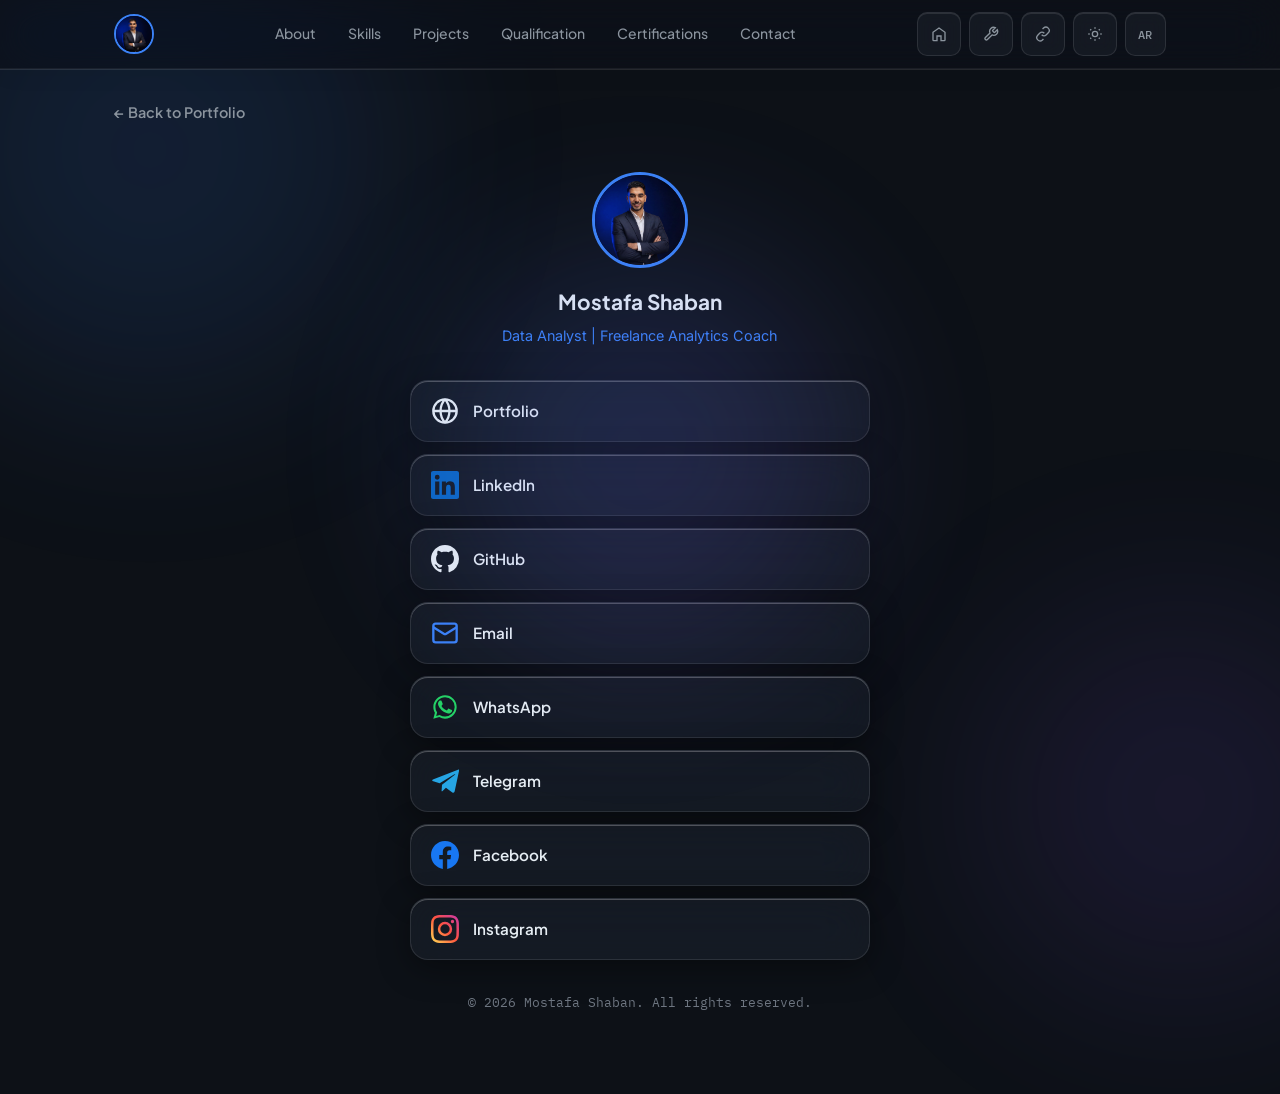
<file: links.html>
<!DOCTYPE html>
<html lang="en" dir="ltr" data-theme="dark">
<head>
  <meta charset="UTF-8" />
  <meta name="viewport" content="width=device-width, initial-scale=1.0" />
  <title>Mostafa Shaban — Links</title>
  <link rel="icon" href="assets/images/photo.jpg" type="image/jpeg" />
  <meta name="description" content="All links — Mostafa Shaban, Data Analyst." />
  <link rel="preconnect" href="https://fonts.googleapis.com" />
  <link rel="preconnect" href="https://fonts.gstatic.com" crossorigin />
  <link rel="stylesheet" href="css/style.css" />
  <link rel="stylesheet" href="css/glass.css" />
  <style>
    body { display: block; padding: 0; }
    .links-container-page { padding-top: 68px; }
    .links-page-wrapper { display: flex; justify-content: center; padding: 40px 20px 80px; }
    .links-page { max-width: 460px; width: 100%; text-align: center; }
    .svc-back {
      display: inline-flex; align-items: center; gap: 6px;
      font-family: 'Plus Jakarta Sans', sans-serif; font-size: 0.9rem; font-weight: 600;
      color: var(--text-secondary); text-decoration: none; margin: 32px 0 8px;
      transition: color 0.2s;
    }
    .svc-back:hover { color: var(--accent); }
    .links-photo {
      width: 96px; height: 96px; border-radius: 50%; object-fit: cover;
      margin: 0 auto 16px; display: block; border: 3px solid var(--accent);
    }
    .links-photo-placeholder {
      width: 96px; height: 96px; border-radius: 50%; margin: 0 auto 16px;
      background: var(--accent-gradient); display: flex; align-items: center; justify-content: center;
      font-family: 'Plus Jakarta Sans', sans-serif; font-weight: 700; font-size: 2rem; color: white;
    }
    .links-name {
      font-family: 'Plus Jakarta Sans', sans-serif; font-size: 1.3rem; font-weight: 700;
      color: var(--text-primary); margin-bottom: 4px;
    }
    .links-tagline { color: var(--accent); font-size: 0.9rem; margin-bottom: 32px; }
    .link-item {
      display: flex; align-items: center; gap: 14px; padding: 16px 20px;
      margin-bottom: 12px; text-decoration: none; color: var(--text-primary);
      font-family: 'Plus Jakarta Sans', sans-serif; font-weight: 600; font-size: 0.95rem;
      transition: all 0.25s ease;
    }
    .link-item:hover { transform: translateY(-3px); border-color: var(--border-accent); }
    .link-icon { width: 28px; height: 28px; display: flex; align-items: center; justify-content: center; flex-shrink: 0; }
    .link-icon svg { width: 100%; height: 100%; }
    .links-footer { margin-top: 32px; font-size: 0.8rem; color: var(--text-muted); font-family: 'IBM Plex Mono', monospace; }
    .links-footer a { color: var(--accent); text-decoration: none; }
  </style>
</head>
<body>

<div class="cursor-glow" id="cursor-glow"></div>

<nav class="navbar">
  <div class="container">
    <div class="nav-inner">

      <a href="index.html#hero" class="nav-logo">
        <img src="assets/images/photo.jpg" alt="Mostafa Shaban"
          onerror="this.style.display='none';document.getElementById('logo-placeholder').style.display='flex'">
        <div class="logo-placeholder" id="logo-placeholder" style="display:none">MS</div>
      </a>

      <ul class="nav-links">
        <li><a href="index.html#about" class="nav-link" data-nav="about">About</a></li>
        <li><a href="index.html#skills" class="nav-link" data-nav="skills">Skills</a></li>
        <li><a href="index.html#projects" class="nav-link" data-nav="projects">Projects</a></li>
        <li><a href="index.html#qualification" class="nav-link" data-nav="qualification">Qualification</a></li>
        <li><a href="index.html#certifications" class="nav-link" data-nav="certifications">Certifications</a></li>
        <li><a href="index.html#contact" class="nav-link" data-nav="contact">Contact</a></li>
      </ul>

      <div class="nav-controls">
        <a href="index.html" class="nav-btn" title="Home" aria-label="Home"><svg width="16" height="16" viewBox="0 0 24 24" fill="none" stroke="currentColor" stroke-width="2"><path d="M3 9.5 12 3l9 6.5V21a1 1 0 0 1-1 1h-5v-7H9v7H4a1 1 0 0 1-1-1z"/></svg></a>
        <a href="services.html" class="nav-btn" title="Services" aria-label="Services"><svg width="16" height="16" viewBox="0 0 24 24" fill="none" stroke="currentColor" stroke-width="2"><path d="M14.7 6.3a1 1 0 0 0 0 1.4l1.6 1.6a1 1 0 0 0 1.4 0l3.77-3.77a6 6 0 0 1-7.94 7.94l-6.91 6.91a2.12 2.12 0 0 1-3-3l6.91-6.91a6 6 0 0 1 7.94-7.94l-3.76 3.76z"/></svg></a>
        <a href="links.html" class="nav-btn" title="All Links" aria-label="All Links"><svg width="16" height="16" viewBox="0 0 24 24" fill="none" stroke="currentColor" stroke-width="2"><path d="M10 13a5 5 0 0 0 7.07 0l2.83-2.83a5 5 0 0 0-7.07-7.07l-1.5 1.5"/><path d="M14 11a5 5 0 0 0-7.07 0L4.1 13.83a5 5 0 0 0 7.07 7.07l1.5-1.5"/></svg></a>
        <button class="nav-btn" id="theme-toggle" onclick="toggleTheme()" aria-label="Toggle theme"><svg width="16" height="16" viewBox="0 0 24 24" fill="none" stroke="currentColor" stroke-width="2"><circle cx="12" cy="12" r="4"/><path d="M12 2v2M12 20v2M4.9 4.9l1.4 1.4M17.7 17.7l1.4 1.4M2 12h2M20 12h2M4.9 19.1l1.4-1.4M17.7 6.3l1.4-1.4"/></svg></button>
        <button class="nav-btn lang-btn" id="lang-toggle" onclick="toggleLang()" aria-label="Toggle language">AR</button>
        <button class="hamburger" id="hamburger" onclick="document.getElementById('mobile-menu').classList.toggle('open')" aria-label="Menu">
          <span></span><span></span><span></span>
        </button>
      </div>

    </div>
  </div>
</nav>

<div class="mobile-menu" id="mobile-menu">
  <a href="index.html#about" data-nav="about">About</a>
  <a href="index.html#skills" data-nav="skills">Skills</a>
  <a href="index.html#projects" data-nav="projects">Projects</a>
  <a href="index.html#qualification" data-nav="qualification">Qualification</a>
  <a href="index.html#certifications" data-nav="certifications">Certifications</a>
  <a href="index.html#contact" data-nav="contact">Contact</a>
  <a href="services.html" data-nav="services">🛠️ Services</a>
  <a href="links.html" data-nav="links">🔗 All Links</a>
</div>

<div class="container links-container-page">
  <a href="index.html" class="svc-back" id="links-back-btn">← Back to Portfolio</a>

  <div class="links-page-wrapper">
    <div class="links-page">
      <img src="assets/images/photo.jpg" alt="Mostafa Shaban" class="links-photo reveal"
        onerror="this.style.display='none';document.getElementById('links-photo-ph').style.display='flex'">
      <div class="links-photo-placeholder reveal" id="links-photo-ph" style="display:none">MS</div>

      <div class="links-name reveal" id="links-name">Mostafa Shaban</div>
      <div class="links-tagline reveal" id="links-tagline">Data Analyst | Freelance Analytics Coach</div>

      <div id="links-list"></div>

      <div class="links-footer">© 2026 Mostafa Shaban. All rights reserved.</div>
    </div>
  </div>
</div>

<script>
  let currentLang = 'en';
  let currentTheme = localStorage.getItem('theme') || 'dark';

  const ICONS = {
    portfolio: `<svg viewBox="0 0 24 24" width="22" height="22" fill="none" stroke="currentColor" stroke-width="2"><circle cx="12" cy="12" r="10"/><path d="M2 12h20M12 2a15 15 0 0 1 0 20M12 2a15 15 0 0 0 0 20"/></svg>`,
    linkedin: `<svg viewBox="0 0 24 24" width="22" height="22" fill="#0A66C2"><path d="M20.447 20.452h-3.554v-5.569c0-1.328-.027-3.037-1.852-3.037-1.853 0-2.136 1.445-2.136 2.939v5.667H9.351V9h3.414v1.561h.046c.477-.9 1.637-1.85 3.37-1.85 3.601 0 4.267 2.37 4.267 5.455v6.286zM5.337 7.433a2.062 2.062 0 0 1-2.063-2.065 2.064 2.064 0 1 1 2.063 2.065zm1.782 13.019H3.555V9h3.564v11.452zM22.225 0H1.771C.792 0 0 .774 0 1.729v20.542C0 23.227.792 24 1.771 24h20.451C23.2 24 24 23.227 24 22.271V1.729C24 .774 23.2 0 22.222 0h.003z"/></svg>`,
    github: `<svg viewBox="0 0 24 24" width="22" height="22" fill="currentColor"><path d="M12 0C5.37 0 0 5.37 0 12c0 5.31 3.435 9.795 8.205 11.385.6.105.825-.255.825-.57 0-.285-.015-1.23-.015-2.235-3.015.555-3.795-.735-4.035-1.41-.135-.345-.72-1.41-1.23-1.695-.42-.225-1.02-.78-.015-.795.945-.015 1.62.87 1.845 1.23 1.08 1.815 2.805 1.305 3.495.99.105-.78.42-1.305.765-1.605-2.67-.3-5.46-1.335-5.46-5.925 0-1.305.465-2.385 1.23-3.225-.12-.3-.54-1.53.12-3.18 0 0 1.005-.315 3.3 1.23.96-.27 1.98-.405 3-.405s2.04.135 3 .405c2.295-1.56 3.3-1.23 3.3-1.23.66 1.65.24 2.88.12 3.18.765.84 1.23 1.905 1.23 3.225 0 4.605-2.805 5.625-5.475 5.925.435.375.81 1.095.81 2.22 0 1.605-.015 2.895-.015 3.3 0 .315.225.69.825.57A12.02 12.02 0 0 0 24 12c0-6.63-5.37-12-12-12z"/></svg>`,
    whatsapp: `<svg viewBox="0 0 24 24" width="22" height="22" fill="#25D366"><path d="M17.472 14.382c-.297-.149-1.758-.867-2.03-.967-.273-.099-.471-.148-.67.15-.198.297-.767.966-.94 1.164-.173.199-.347.223-.644.075-.297-.15-1.255-.463-2.39-1.475-.883-.788-1.48-1.761-1.653-2.059-.173-.297-.018-.458.13-.606.134-.133.298-.347.446-.52.149-.174.198-.298.298-.497.099-.198.05-.371-.025-.52-.075-.149-.669-1.612-.916-2.207-.242-.579-.487-.5-.669-.51-.173-.008-.371-.01-.57-.01-.198 0-.52.074-.792.372-.272.297-1.04 1.016-1.04 2.479 0 1.462 1.065 2.875 1.213 3.074.149.198 2.096 3.2 5.077 4.487.709.306 1.262.489 1.694.625.712.227 1.36.195 1.871.118.571-.085 1.758-.719 2.006-1.413.248-.694.248-1.289.173-1.413-.074-.124-.272-.198-.57-.347z"/><path d="M12.004 2.003c-5.514 0-9.997 4.483-9.997 9.997 0 1.762.464 3.484 1.346 5.001L2 22.003l5.135-1.334a9.958 9.958 0 0 0 4.87 1.31h.004c5.514 0 9.997-4.483 9.997-9.997 0-2.67-1.04-5.18-2.929-7.068a9.937 9.937 0 0 0-7.073-2.911zm5.85 15.75a8.264 8.264 0 0 1-5.85 2.421h-.003a8.276 8.276 0 0 1-4.214-1.152l-.302-.18-3.048.793.814-2.97-.197-.306a8.264 8.264 0 0 1-1.264-4.414c0-4.567 3.716-8.284 8.267-8.284a8.223 8.223 0 0 1 5.85 2.428 8.223 8.223 0 0 1 2.418 5.856 8.264 8.264 0 0 1-2.47 5.808z"/></svg>`,
    telegram: `<svg viewBox="0 0 24 24" width="22" height="22" fill="#26A5E4"><path d="M23.91 3.79 20.3 20.84c-.25 1.21-.98 1.5-2 .94l-5.5-4.07-2.66 2.57c-.3.3-.55.55-1.1.55l.4-5.6L20.7 6.5c.4-.36-.1-.55-.6-.2L7.4 14.02l-5.5-1.73c-1.2-.37-1.22-1.2.26-1.78l21.5-8.28c1-.37 1.87.25 1.55 1.55z"/></svg>`,
    instagram: `<svg viewBox="0 0 24 24" width="22" height="22"><defs><linearGradient id="ig" x1="0%" y1="100%" x2="100%" y2="0%"><stop offset="0%" stop-color="#FFDD55"/><stop offset="50%" stop-color="#FF543E"/><stop offset="100%" stop-color="#C837AB"/></linearGradient></defs><path fill="url(#ig)" d="M12 2.163c3.204 0 3.584.012 4.85.07 3.252.148 4.771 1.691 4.919 4.919.058 1.265.069 1.645.069 4.849 0 3.205-.012 3.584-.069 4.849-.149 3.225-1.664 4.771-4.919 4.919-1.266.058-1.644.07-4.85.07-3.204 0-3.584-.012-4.849-.07-3.26-.149-4.771-1.699-4.919-4.92-.058-1.265-.07-1.644-.07-4.849 0-3.204.013-3.583.07-4.849.149-3.227 1.664-4.771 4.919-4.919 1.266-.057 1.645-.069 4.849-.069zm0-2.163c-3.259 0-3.667.014-4.947.072-4.358.2-6.78 2.618-6.98 6.98-.059 1.281-.073 1.689-.073 4.948 0 3.259.014 3.668.072 4.948.2 4.358 2.618 6.78 6.98 6.98 1.281.058 1.689.072 4.948.072 3.259 0 3.668-.014 4.948-.072 4.354-.2 6.782-2.618 6.979-6.98.059-1.28.073-1.689.073-4.948 0-3.259-.014-3.667-.072-4.947-.196-4.354-2.617-6.78-6.979-6.98-1.281-.059-1.69-.073-4.949-.073zM12 5.838a6.162 6.162 0 1 0 0 12.324 6.162 6.162 0 0 0 0-12.324zM12 16a4 4 0 1 1 0-8 4 4 0 0 1 0 8zm6.406-11.845a1.44 1.44 0 1 0 0 2.881 1.44 1.44 0 0 0 0-2.881z"/></svg>`,
    facebook: `<svg viewBox="0 0 24 24" width="22" height="22" fill="#1877F2"><path d="M24 12.073c0-6.627-5.373-12-12-12s-12 5.373-12 12c0 5.99 4.388 10.954 10.125 11.854v-8.385H7.078v-3.47h3.047V9.43c0-3.007 1.792-4.669 4.533-4.669 1.312 0 2.686.235 2.686.235v2.953H15.83c-1.491 0-1.956.925-1.956 1.874v2.25h3.328l-.532 3.47h-2.796v8.385C19.612 23.027 24 18.062 24 12.073z"/></svg>`,
    email: `<svg viewBox="0 0 24 24" width="22" height="22" fill="none" stroke="var(--accent)" stroke-width="2"><rect x="2" y="4" width="20" height="16" rx="2"/><path d="m22 7-8.97 5.7a1.94 1.94 0 0 1-2.06 0L2 7"/></svg>`
  };

  const LINKS_DATA = {
    en: {
      tagline: "Data Analyst | Freelance Analytics Coach",
      back: "← Back to Portfolio",
      items: [
        { icon: ICONS.portfolio, label: "Portfolio", url: "index.html" },
        { icon: ICONS.linkedin, label: "LinkedIn", url: "https://linkedin.com/in/mostafa-m-shaban" },
        { icon: ICONS.github, label: "GitHub", url: "https://github.com/MostafaShaban74" },
        { icon: ICONS.email, label: "Email", url: "mailto:m0stafa.m.sh3ban@gmail.com" },
        { icon: ICONS.whatsapp, label: "WhatsApp", url: "https://wa.me/201116009820" },
        { icon: ICONS.telegram, label: "Telegram", url: "https://t.me/M_SH_18" },
        { icon: ICONS.facebook, label: "Facebook", url: "https://www.facebook.com/MO.SH3BAN.74" },
        { icon: ICONS.instagram, label: "Instagram", url: "https://www.instagram.com/mo_sh3ban_74" }
      ]
    },
    ar: {
      tagline: "محلل بيانات | مدرب فريلانس",
      back: "← رجوع للبورتفوليو",
      items: [
        { icon: ICONS.portfolio, label: "البورتفوليو", url: "index.html" },
        { icon: ICONS.linkedin, label: "LinkedIn", url: "https://linkedin.com/in/mostafa-m-shaban" },
        { icon: ICONS.github, label: "GitHub", url: "https://github.com/MostafaShaban74" },
        { icon: ICONS.email, label: "إيميل", url: "mailto:m0stafa.m.sh3ban@gmail.com" },
        { icon: ICONS.whatsapp, label: "واتساب", url: "https://wa.me/201116009820" },
        { icon: ICONS.telegram, label: "تليجرام", url: "https://t.me/M_SH_18" },
        { icon: ICONS.facebook, label: "فيسبوك", url: "https://www.facebook.com/MO.SH3BAN.74" },
        { icon: ICONS.instagram, label: "انستجرام", url: "https://www.instagram.com/mo_sh3ban_74" }
      ]
    }
  };

  function applyTheme(theme) {
    currentTheme = theme;
    document.documentElement.setAttribute('data-theme', theme);
    localStorage.setItem('theme', theme);
    document.getElementById('theme-toggle').innerHTML = theme === 'dark' ? `<svg width="16" height="16" viewBox="0 0 24 24" fill="none" stroke="currentColor" stroke-width="2"><circle cx="12" cy="12" r="4"/><path d="M12 2v2M12 20v2M4.9 4.9l1.4 1.4M17.7 17.7l1.4 1.4M2 12h2M20 12h2M4.9 19.1l1.4-1.4M17.7 6.3l1.4-1.4"/></svg>` : `<svg width="16" height="16" viewBox="0 0 24 24" fill="none" stroke="currentColor" stroke-width="2"><path d="M21 12.79A9 9 0 1 1 11.21 3 7 7 0 0 0 21 12.79z"/></svg>`;
  }
  function toggleTheme() { applyTheme(currentTheme === 'dark' ? 'light' : 'dark'); }

  const PNAV = {
    en: { about: "About", skills: "Skills", projects: "Projects", qualification: "Qualification", certifications: "Certifications", contact: "Contact", services: "Services", links: "All Links" },
    ar: { about: "من أنا", skills: "المهارات", projects: "المشاريع", qualification: "المسيرة", certifications: "الشهادات", contact: "تواصل معي", services: "الخدمات", links: "كل اللينكات" }
  };
  function applyNavLang(lang) {
    document.querySelectorAll('[data-nav]').forEach(el => {
      const key = el.dataset.nav;
      const label = PNAV[lang][key];
      if (!label) return;
      if (el.textContent.includes('🛠️')) el.textContent = '🛠️ ' + label;
      else if (el.textContent.includes('🔗')) el.textContent = '🔗 ' + label;
      else el.textContent = label;
    });
  }

  function toggleLang() {
    currentLang = currentLang === 'en' ? 'ar' : 'en';
    document.documentElement.setAttribute('lang', currentLang);
    document.documentElement.setAttribute('dir', currentLang === 'ar' ? 'rtl' : 'ltr');
    document.getElementById('lang-toggle').textContent = currentLang === 'en' ? 'AR' : 'EN';
    applyNavLang(currentLang);
    render();
  }

  function render() {
    const d = LINKS_DATA[currentLang];
    document.getElementById('links-tagline').textContent = d.tagline;
    document.getElementById('links-back-btn').textContent = d.back;
    document.getElementById('links-list').innerHTML = d.items.map((i, idx) => `
      <a href="${i.url}" target="${i.url.startsWith('http') ? '_blank' : '_self'}" ${i.url.startsWith('http') ? 'rel="noopener noreferrer"' : ''} class="link-item glass-card reveal" style="transition-delay:${idx * 0.06}s">
        <span class="link-icon">${i.icon}</span>
        <span>${i.label}</span>
      </a>
    `).join('');
    setTimeout(() => {
      document.querySelectorAll('.reveal').forEach(el => el.classList.add('revealed'));
    }, 100);
  }

  function initCursorGlow() {
    const glow = document.getElementById('cursor-glow');
    if (!glow) return;
    if (window.matchMedia('(hover: none) and (pointer: coarse)').matches) return;
    if (window.matchMedia('(prefers-reduced-motion: reduce)').matches) return;
    let mouseX = window.innerWidth / 2, mouseY = window.innerHeight / 2;
    let curX = mouseX, curY = mouseY;
    window.addEventListener('mousemove', e => { mouseX = e.clientX; mouseY = e.clientY; });
    function animate() {
      curX += (mouseX - curX) * 0.12;
      curY += (mouseY - curY) * 0.12;
      glow.style.transform = `translate(${curX}px, ${curY}px) translate(-50%, -50%)`;
      requestAnimationFrame(animate);
    }
    animate();
  }

  document.addEventListener('DOMContentLoaded', () => {
    applyTheme(currentTheme);
    render();
    initCursorGlow();
  });
</script>

</body>
</html>
</file>
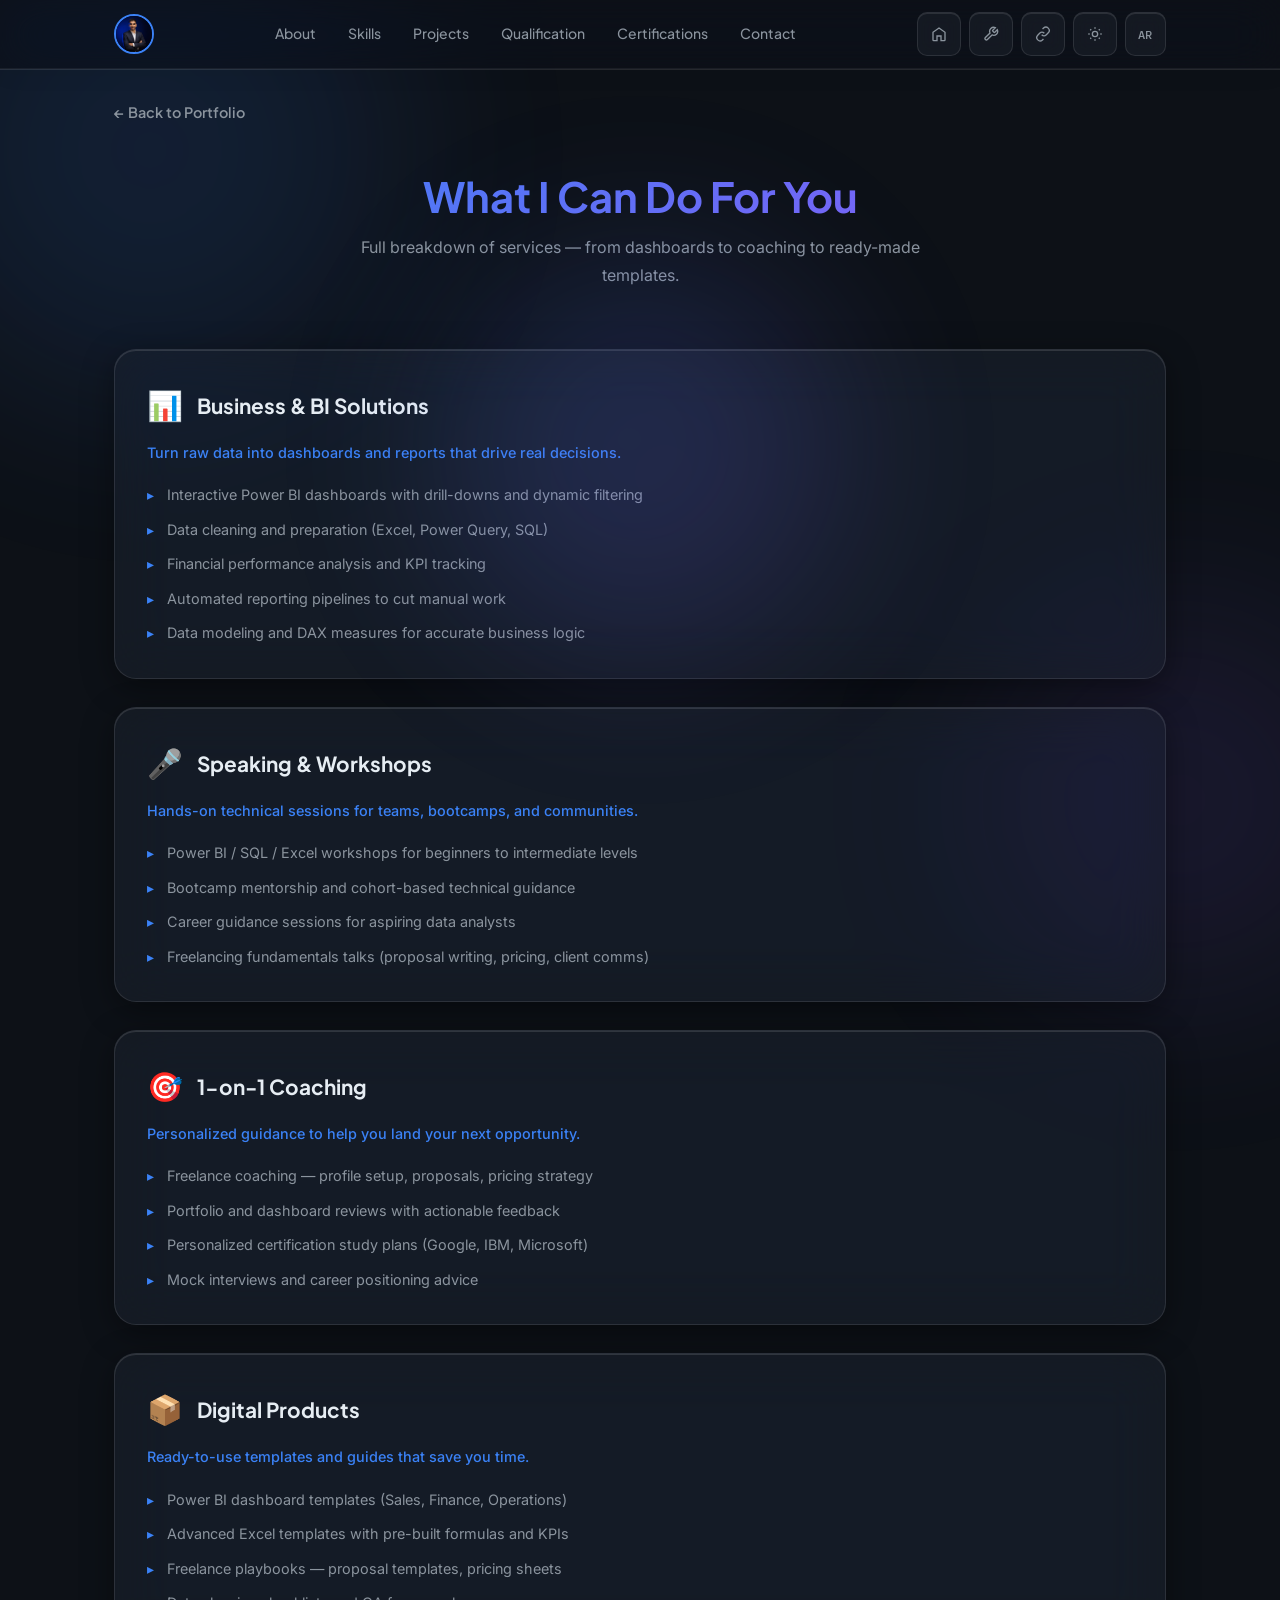
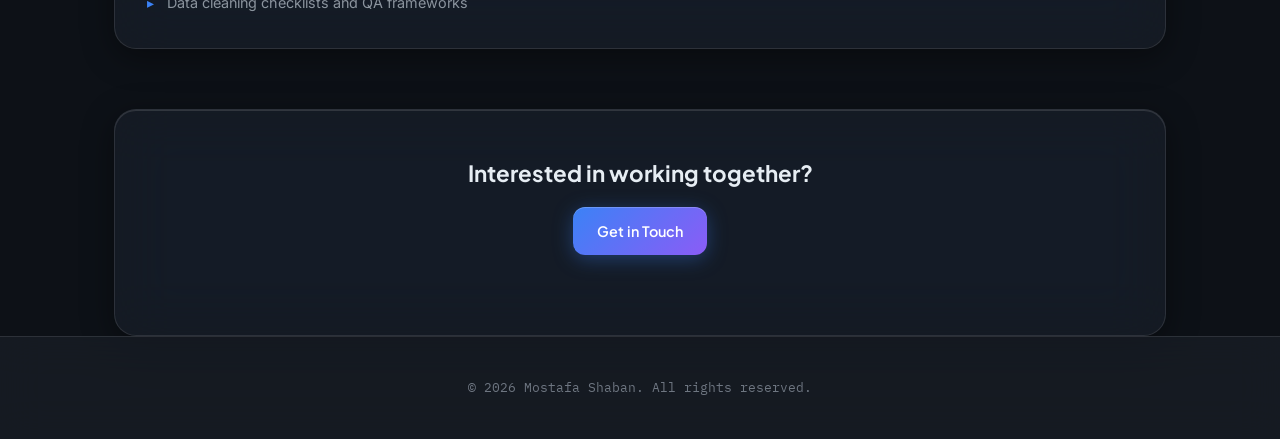
<file: services.html>
<!DOCTYPE html>
<html lang="en" dir="ltr" data-theme="dark">
<head>
  <meta charset="UTF-8" />
  <meta name="viewport" content="width=device-width, initial-scale=1.0" />
  <title>Services — Mostafa Shaban</title>
  <meta name="description" content="Full breakdown of services offered by Mostafa Shaban: BI dashboards, workshops, coaching, and digital products." />
  <link rel="preconnect" href="https://fonts.googleapis.com" />
  <link rel="preconnect" href="https://fonts.gstatic.com" crossorigin />
  <link rel="stylesheet" href="css/style.css" />
  <link rel="stylesheet" href="css/glass.css" />
  <style>
    .svc-page { padding-top: 68px; }
    .svc-back {
      display: inline-flex; align-items: center; gap: 6px;
      font-family: 'Plus Jakarta Sans', sans-serif; font-size: 0.9rem; font-weight: 600;
      color: var(--text-secondary); text-decoration: none; margin: 32px 0 8px;
      transition: color 0.2s;
    }
    .svc-back:hover { color: var(--accent); }
    .svc-hero { text-align: center; padding: 40px 0 60px; }
    .svc-hero h1 {
      font-size: clamp(1.8rem, 4vw, 2.6rem);
      background: var(--accent-gradient); -webkit-background-clip: text;
      -webkit-text-fill-color: transparent; background-clip: text;
      margin-bottom: 12px;
    }
    .svc-hero p { color: var(--text-secondary); max-width: 560px; margin: 0 auto; }
    .svc-sections { display: flex; flex-direction: column; gap: 28px; padding-bottom: 60px; }
    .svc-card { padding: 32px; }
    .svc-card-head { display: flex; align-items: center; gap: 14px; margin-bottom: 10px; }
    .svc-icon { font-size: 1.8rem; }
    .svc-card h2 {
      font-family: 'Plus Jakarta Sans', sans-serif; font-size: 1.3rem;
      color: var(--text-primary);
    }
    .svc-summary { color: var(--accent); font-size: 0.9rem; font-weight: 500; margin-bottom: 18px; }
    .svc-list { list-style: none; display: flex; flex-direction: column; gap: 10px; }
    .svc-list li {
      font-size: 0.9rem; color: var(--text-secondary); line-height: 1.7;
      padding-left: 20px; position: relative;
    }
    .svc-list li::before { content: '▸'; position: absolute; left: 0; color: var(--accent); }
    [dir="rtl"] .svc-list li { padding-left: 0; padding-right: 20px; }
    [dir="rtl"] .svc-list li::before { left: auto; right: 0; }
    .svc-cta { text-align: center; padding: 50px 0 80px; }
    .svc-cta h3 {
      font-family: 'Plus Jakarta Sans', sans-serif; font-size: 1.4rem;
      margin-bottom: 20px; color: var(--text-primary);
    }
  </style>
</head>
<body>

<div class="cursor-glow" id="cursor-glow"></div>

<nav class="navbar">
  <div class="container">
    <div class="nav-inner">

      <a href="index.html#hero" class="nav-logo">
        <img src="assets/images/photo.jpg" alt="Mostafa Shaban"
          onerror="this.style.display='none';document.getElementById('logo-placeholder').style.display='flex'">
        <div class="logo-placeholder" id="logo-placeholder" style="display:none">MS</div>
      </a>

      <ul class="nav-links" id="pnav-links">
        <li><a href="index.html#about" class="nav-link" data-nav="about">About</a></li>
        <li><a href="index.html#skills" class="nav-link" data-nav="skills">Skills</a></li>
        <li><a href="index.html#projects" class="nav-link" data-nav="projects">Projects</a></li>
        <li><a href="index.html#qualification" class="nav-link" data-nav="qualification">Qualification</a></li>
        <li><a href="index.html#certifications" class="nav-link" data-nav="certifications">Certifications</a></li>
        <li><a href="index.html#contact" class="nav-link" data-nav="contact">Contact</a></li>
      </ul>

      <div class="nav-controls">
        <a href="index.html" class="nav-btn" title="Home" aria-label="Home"><svg width="16" height="16" viewBox="0 0 24 24" fill="none" stroke="currentColor" stroke-width="2"><path d="M3 9.5 12 3l9 6.5V21a1 1 0 0 1-1 1h-5v-7H9v7H4a1 1 0 0 1-1-1z"/></svg></a>
        <a href="services.html" class="nav-btn" title="Services" aria-label="Services"><svg width="16" height="16" viewBox="0 0 24 24" fill="none" stroke="currentColor" stroke-width="2"><path d="M14.7 6.3a1 1 0 0 0 0 1.4l1.6 1.6a1 1 0 0 0 1.4 0l3.77-3.77a6 6 0 0 1-7.94 7.94l-6.91 6.91a2.12 2.12 0 0 1-3-3l6.91-6.91a6 6 0 0 1 7.94-7.94l-3.76 3.76z"/></svg></a>
        <a href="links.html" class="nav-btn" title="All Links" aria-label="All Links"><svg width="16" height="16" viewBox="0 0 24 24" fill="none" stroke="currentColor" stroke-width="2"><path d="M10 13a5 5 0 0 0 7.07 0l2.83-2.83a5 5 0 0 0-7.07-7.07l-1.5 1.5"/><path d="M14 11a5 5 0 0 0-7.07 0L4.1 13.83a5 5 0 0 0 7.07 7.07l1.5-1.5"/></svg></a>
        <button class="nav-btn" id="theme-toggle" onclick="toggleTheme()" aria-label="Toggle theme"><svg width="16" height="16" viewBox="0 0 24 24" fill="none" stroke="currentColor" stroke-width="2"><circle cx="12" cy="12" r="4"/><path d="M12 2v2M12 20v2M4.9 4.9l1.4 1.4M17.7 17.7l1.4 1.4M2 12h2M20 12h2M4.9 19.1l1.4-1.4M17.7 6.3l1.4-1.4"/></svg></button>
        <button class="nav-btn lang-btn" id="lang-toggle" onclick="toggleLang()" aria-label="Toggle language">AR</button>
        <button class="hamburger" id="hamburger" onclick="document.getElementById('mobile-menu').classList.toggle('open')" aria-label="Menu">
          <span></span><span></span><span></span>
        </button>
      </div>

    </div>
  </div>
</nav>

<div class="mobile-menu" id="mobile-menu">
  <a href="index.html#about" data-nav="about">About</a>
  <a href="index.html#skills" data-nav="skills">Skills</a>
  <a href="index.html#projects" data-nav="projects">Projects</a>
  <a href="index.html#qualification" data-nav="qualification">Qualification</a>
  <a href="index.html#certifications" data-nav="certifications">Certifications</a>
  <a href="index.html#contact" data-nav="contact">Contact</a>
  <a href="services.html" data-nav="services">🛠️ Services</a>
  <a href="links.html" data-nav="links">🔗 All Links</a>
</div>

<div class="svc-page">
  <div class="container">
    <a href="index.html" class="svc-back" id="svc-back">← Back to Portfolio</a>

    <div class="svc-hero reveal">
      <h1 id="svc-hero-title">What I Can Do For You</h1>
      <p id="svc-hero-sub"></p>
    </div>

    <div class="svc-sections" id="svc-sections"></div>

    <div class="svc-cta glass-card reveal">
      <h3 id="svc-cta-title">Interested in working together?</h3>
      <a href="index.html#contact" class="btn btn-primary" id="svc-cta-btn">Get in Touch</a>
    </div>
  </div>
</div>

<footer>
  <div class="container">
    <div class="footer-inner">
      <div class="footer-copy">© 2026 Mostafa Shaban. All rights reserved.</div>
    </div>
  </div>
</footer>

<script src="js/services-data.js"></script>
<script>
  let currentLang = 'en';
  let currentTheme = localStorage.getItem('theme') || 'dark';

  function applyTheme(theme) {
    currentTheme = theme;
    document.documentElement.setAttribute('data-theme', theme);
    localStorage.setItem('theme', theme);
    const btn = document.getElementById('theme-toggle');
    if (btn) btn.innerHTML = theme === 'dark' ? `<svg width="16" height="16" viewBox="0 0 24 24" fill="none" stroke="currentColor" stroke-width="2"><circle cx="12" cy="12" r="4"/><path d="M12 2v2M12 20v2M4.9 4.9l1.4 1.4M17.7 17.7l1.4 1.4M2 12h2M20 12h2M4.9 19.1l1.4-1.4M17.7 6.3l1.4-1.4"/></svg>` : `<svg width="16" height="16" viewBox="0 0 24 24" fill="none" stroke="currentColor" stroke-width="2"><path d="M21 12.79A9 9 0 1 1 11.21 3 7 7 0 0 0 21 12.79z"/></svg>`;
  }
  function toggleTheme() { applyTheme(currentTheme === 'dark' ? 'light' : 'dark'); }

  const PNAV = {
    en: { about: "About", skills: "Skills", projects: "Projects", qualification: "Qualification", certifications: "Certifications", contact: "Contact", services: "Services", links: "All Links" },
    ar: { about: "من أنا", skills: "المهارات", projects: "المشاريع", qualification: "المسيرة", certifications: "الشهادات", contact: "تواصل معي", services: "الخدمات", links: "كل اللينكات" }
  };
  function applyNavLang(lang) {
    document.querySelectorAll('[data-nav]').forEach(el => {
      const key = el.dataset.nav;
      const label = PNAV[lang][key];
      if (!label) return;
      if (el.textContent.includes('🛠️')) el.textContent = '🛠️ ' + label;
      else if (el.textContent.includes('🔗')) el.textContent = '🔗 ' + label;
      else el.textContent = label;
    });
  }

  function toggleLang() {
    currentLang = currentLang === 'en' ? 'ar' : 'en';
    document.documentElement.setAttribute('lang', currentLang);
    document.documentElement.setAttribute('dir', currentLang === 'ar' ? 'rtl' : 'ltr');
    document.body.setAttribute('dir', currentLang === 'ar' ? 'rtl' : 'ltr');
    document.getElementById('lang-toggle').textContent = currentLang === 'en' ? 'AR' : 'EN';
    applyNavLang(currentLang);
    render(currentLang);
  }

  function render(lang) {
    const d = SERVICES_DATA[lang];
    document.getElementById('svc-back').textContent = d.back;
    document.getElementById('svc-hero-title').textContent = d.hero_title;
    document.getElementById('svc-hero-sub').textContent = d.hero_sub;
    document.getElementById('svc-cta-title').textContent = d.cta_title;
    document.getElementById('svc-cta-btn').textContent = d.cta_button;

    document.getElementById('svc-sections').innerHTML = d.sections.map(s => `
      <div class="svc-card glass-card reveal">
        <div class="svc-card-head">
          <span class="svc-icon">${s.icon}</span>
          <h2>${s.title}</h2>
        </div>
        <p class="svc-summary">${s.summary}</p>
        <ul class="svc-list">
          ${s.items.map(i => `<li>${i}</li>`).join('')}
        </ul>
      </div>
    `).join('');
    initReveal();
  }

  function initReveal() {
    const observer = new IntersectionObserver(entries => {
      entries.forEach(entry => {
        if (entry.isIntersecting) {
          entry.target.classList.add('revealed');
          observer.unobserve(entry.target);
        }
      });
    }, { threshold: 0.1 });
    document.querySelectorAll('.reveal:not(.revealed)').forEach(el => observer.observe(el));
  }

  function initCursorGlow() {
    const glow = document.getElementById('cursor-glow');
    if (!glow) return;
    if (window.matchMedia('(hover: none) and (pointer: coarse)').matches) return;
    if (window.matchMedia('(prefers-reduced-motion: reduce)').matches) return;
    let mouseX = window.innerWidth / 2, mouseY = window.innerHeight / 2;
    let curX = mouseX, curY = mouseY;
    window.addEventListener('mousemove', e => { mouseX = e.clientX; mouseY = e.clientY; });
    function animate() {
      curX += (mouseX - curX) * 0.12;
      curY += (mouseY - curY) * 0.12;
      glow.style.transform = `translate(${curX}px, ${curY}px) translate(-50%, -50%)`;
      requestAnimationFrame(animate);
    }
    animate();
  }

  document.addEventListener('DOMContentLoaded', () => {
    applyTheme(currentTheme);
    render(currentLang);
    initCursorGlow();
    document.querySelectorAll('.svc-hero.reveal, .svc-cta.reveal').forEach(el => {
      setTimeout(() => el.classList.add('revealed'), 100);
    });
  });
</script>

</body>
</html>
</file>
<file: css/style.css>
/* ============================================================
   MOSTAFA SHAABAN — PORTFOLIO STYLES
   Modern Tech (Dark) + Minimal Professional (Light)
   ============================================================ */

/* ── Google Fonts ── */
@import url('https://fonts.googleapis.com/css2?family=Plus+Jakarta+Sans:wght@300;400;500;600;700;800&family=Inter:wght@300;400;500;600&family=IBM+Plex+Mono:wght@400;500;600&display=swap');

/* ── CSS Variables ── */
:root {
  /* Light Mode Colors */
  --bg-primary: #FAFAFA;
  --bg-secondary: #F0F0F0;
  --bg-card: rgba(255,255,255,0.8);
  --bg-glass: rgba(255,255,255,0.6);
  --text-primary: #1A1A1A;
  --text-secondary: #555555;
  --text-muted: #888888;
  --accent: #2563EB;
  --accent-2: #60A5FA;
  --accent-gradient: linear-gradient(135deg, #2563EB, #60A5FA);
  --border: rgba(0,0,0,0.08);
  --border-accent: rgba(37,99,235,0.3);
  --shadow: 0 4px 24px rgba(0,0,0,0.08);
  --shadow-hover: 0 8px 40px rgba(37,99,235,0.15);
  --glow: 0 0 20px rgba(37,99,235,0.15);
  --navbar-bg: rgba(250,250,250,0.85);
  --particle-color: rgba(37,99,235,0.1);
  --badge-bg: rgba(37,99,235,0.1);
  --badge-color: #2563EB;
  --tag-bg: rgba(37,99,235,0.08);
  --tag-border: rgba(37,99,235,0.2);
  --timeline-line: #E0E0E0;
  --overlay-bg: rgba(250,250,250,0.95);
}

[data-theme="dark"] {
  --bg-primary: #0D1117;
  --bg-secondary: #161B22;
  --bg-card: rgba(22,27,34,0.8);
  --bg-glass: rgba(22,27,34,0.6);
  --text-primary: #E6EDF3;
  --text-secondary: #8B949E;
  --text-muted: #6E7681;
  --accent: #3B82F6;
  --accent-2: #8B5CF6;
  --accent-gradient: linear-gradient(135deg, #3B82F6, #8B5CF6);
  --border: rgba(255,255,255,0.08);
  --border-accent: rgba(139,92,246,0.4);
  --shadow: 0 4px 24px rgba(0,0,0,0.4);
  --shadow-hover: 0 8px 40px rgba(139,92,246,0.25);
  --glow: 0 0 30px rgba(139,92,246,0.2);
  --navbar-bg: rgba(13,17,23,0.9);
  --particle-color: rgba(139,92,246,0.15);
  --badge-bg: rgba(59,130,246,0.15);
  --badge-color: #60A5FA;
  --tag-bg: rgba(139,92,246,0.1);
  --tag-border: rgba(139,92,246,0.3);
  --timeline-line: #30363D;
  --overlay-bg: rgba(13,17,23,0.95);
}

/* ── Reset & Base ── */
*, *::before, *::after { box-sizing: border-box; margin: 0; padding: 0; }

html {
  scroll-behavior: smooth;
  font-size: 16px;
}

body {
  font-family: 'Inter', sans-serif;
  background: var(--bg-primary);
  color: var(--text-primary);
  line-height: 1.7;
  transition: background 0.4s ease, color 0.4s ease;
  overflow-x: hidden;
}

body[dir="rtl"] { font-family: 'Inter', 'Segoe UI', sans-serif; }

/* ── Typography ── */
h1, h2, h3, h4 {
  font-family: 'Plus Jakarta Sans', sans-serif;
  font-weight: 700;
  line-height: 1.2;
}

.mono { font-family: 'IBM Plex Mono', monospace; }

/* ── Gradient Text ── */
.gradient-text {
  background: var(--accent-gradient);
  -webkit-background-clip: text;
  -webkit-text-fill-color: transparent;
  background-clip: text;
}

/* ── Container ── */
.container {
  max-width: 1100px;
  margin: 0 auto;
  padding: 0 24px;
}

/* ── Sections ── */
section {
  padding: 100px 0;
  position: relative;
}

.section-label {
  font-family: 'IBM Plex Mono', monospace;
  font-size: 0.75rem;
  font-weight: 500;
  letter-spacing: 0.15em;
  text-transform: uppercase;
  color: var(--accent);
  display: block;
  text-align: center;
  margin-bottom: 12px;
}

.section-title {
  font-size: clamp(1.8rem, 4vw, 2.5rem);
  text-align: center;
  margin-bottom: 12px;
  color: var(--text-primary);
}

.section-subtitle {
  text-align: center;
  color: var(--text-secondary);
  font-size: 1rem;
  margin-bottom: 56px;
  max-width: 500px;
  margin-left: auto;
  margin-right: auto;
}

/* ── Divider ── */
.section-divider {
  width: 48px;
  height: 3px;
  background: var(--accent-gradient);
  border-radius: 2px;
  margin: 16px auto 48px;
}

/* ── Glass Card ── */
.glass-card {
  background: var(--bg-card);
  backdrop-filter: blur(12px);
  -webkit-backdrop-filter: blur(12px);
  border: 1px solid var(--border);
  border-radius: 16px;
  transition: all 0.3s ease;
}

.glass-card:hover {
  border-color: var(--border-accent);
  box-shadow: var(--shadow-hover);
  transform: translateY(-4px);
}

/* ── Buttons ── */
.btn {
  display: inline-flex;
  align-items: center;
  gap: 8px;
  padding: 12px 24px;
  border-radius: 10px;
  font-family: 'Plus Jakarta Sans', sans-serif;
  font-weight: 600;
  font-size: 0.9rem;
  cursor: pointer;
  transition: all 0.3s ease;
  text-decoration: none;
  border: none;
}

.btn-primary {
  background: var(--accent-gradient);
  color: white;
  box-shadow: 0 4px 16px rgba(59,130,246,0.3);
}

.btn-primary:hover {
  transform: translateY(-2px);
  box-shadow: 0 8px 24px rgba(59,130,246,0.4);
}

.btn-secondary {
  background: transparent;
  color: var(--text-primary);
  border: 1.5px solid var(--border);
}

.btn-secondary:hover {
  border-color: var(--accent);
  color: var(--accent);
  transform: translateY(-2px);
}

/* ── Tags ── */
.tag {
  display: inline-flex;
  align-items: center;
  padding: 4px 12px;
  background: var(--tag-bg);
  border: 1px solid var(--tag-border);
  border-radius: 20px;
  font-family: 'IBM Plex Mono', monospace;
  font-size: 0.75rem;
  color: var(--accent);
  transition: all 0.2s ease;
}

.tag:hover {
  background: var(--accent);
  color: white;
  border-color: var(--accent);
}

/* ============================================================
   NAVBAR
   ============================================================ */
.navbar {
  position: fixed;
  top: 0;
  left: 0;
  right: 0;
  z-index: 1000;
  background: var(--navbar-bg);
  backdrop-filter: blur(20px);
  -webkit-backdrop-filter: blur(20px);
  border-bottom: 1px solid var(--border);
  transition: all 0.3s ease;
}

.navbar.scrolled {
  box-shadow: var(--shadow);
}

.nav-inner {
  display: flex;
  align-items: center;
  justify-content: space-between;
  height: 68px;
}

.nav-logo img {
  width: 40px;
  height: 40px;
  border-radius: 50%;
  object-fit: cover;
  border: 2px solid var(--accent);
  transition: transform 0.3s ease;
  display: block;
}

.nav-logo img:hover { transform: scale(1.08); }

.nav-logo .logo-placeholder {
  width: 40px;
  height: 40px;
  border-radius: 50%;
  background: var(--accent-gradient);
  display: flex;
  align-items: center;
  justify-content: center;
  font-family: 'Plus Jakarta Sans', sans-serif;
  font-weight: 700;
  color: white;
  font-size: 1rem;
}

.nav-links {
  display: flex;
  align-items: center;
  gap: 4px;
  list-style: none;
}

.nav-links a {
  font-family: 'Plus Jakarta Sans', sans-serif;
  font-size: 0.875rem;
  font-weight: 500;
  color: var(--text-secondary);
  text-decoration: none;
  padding: 6px 14px;
  border-radius: 8px;
  transition: all 0.2s ease;
  position: relative;
}

.nav-links a:hover,
.nav-links a.active {
  color: var(--accent);
  background: var(--tag-bg);
}

.nav-controls {
  display: flex;
  align-items: center;
  gap: 8px;
}

.nav-btn {
  display: flex;
  align-items: center;
  justify-content: center;
  width: 44px;
  height: 44px;
  border-radius: 10px;
  border: 1px solid var(--border);
  background: transparent;
  color: var(--text-secondary);
  cursor: pointer;
  transition: all 0.2s ease;
  font-size: 0.875rem;
  font-family: 'IBM Plex Mono', monospace;
  font-weight: 500;
}

.nav-btn:hover {
  border-color: var(--accent);
  color: var(--accent);
  background: var(--tag-bg);
}

.lang-btn { width: auto; padding: 0 12px; font-size: 0.75rem; letter-spacing: 0.05em; }

.hamburger {
  display: none;
  flex-direction: column;
  justify-content: center;
  align-items: center;
  gap: 5px;
  cursor: pointer;
  padding: 8px;
  width: 38px;
  height: 38px;
  border-radius: 10px;
  border: 1px solid var(--border);
  background: transparent;
}

.hamburger span {
  display: block;
  width: 18px;
  height: 2px;
  background: var(--text-primary);
  border-radius: 2px;
  transition: all 0.3s ease;
  opacity: 1;
}

@media (max-width: 768px) {
  .hamburger {
    display: flex !important;
  }
}

/* Mobile Menu */
.mobile-menu {
  display: none;
  position: fixed;
  top: 68px;
  left: 0;
  right: 0;
  background: var(--overlay-bg);
  backdrop-filter: blur(20px);
  border-bottom: 1px solid var(--border);
  padding: 20px 24px;
  z-index: 999;
  flex-direction: column;
  gap: 4px;
}

.mobile-menu.open { display: flex; }

.mobile-menu a {
  font-family: 'Plus Jakarta Sans', sans-serif;
  font-size: 1rem;
  font-weight: 500;
  color: var(--text-primary);
  text-decoration: none;
  padding: 12px 16px;
  border-radius: 10px;
  transition: all 0.2s ease;
}

.mobile-menu a:hover { background: var(--tag-bg); color: var(--accent); }

/* ============================================================
   HERO
   ============================================================ */
#hero {
  min-height: 100vh;
  display: flex;
  align-items: center;
  padding-top: 68px;
  position: relative;
  overflow: hidden;
}

/* Particles Canvas */
#particles-canvas {
  position: absolute;
  inset: 0;
  pointer-events: none;
  opacity: 0.6;
}

/* Gradient Blob */
.hero-blob {
  position: absolute;
  width: 600px;
  height: 600px;
  border-radius: 50%;
  filter: blur(120px);
  opacity: 0.12;
  background: var(--accent-gradient);
  top: -100px;
  right: -100px;
  pointer-events: none;
  animation: blobFloat 8s ease-in-out infinite;
}

@keyframes blobFloat {
  0%, 100% { transform: translate(0, 0) scale(1); }
  50% { transform: translate(-30px, 30px) scale(1.05); }
}

.hero-inner {
  display: grid;
  grid-template-columns: 1fr auto;
  align-items: center;
  gap: 60px;
  position: relative;
  z-index: 1;
  width: 100%;
}

.hero-content { max-width: 580px; }

/* Badge */
.available-badge {
  display: inline-flex;
  align-items: center;
  gap: 8px;
  padding: 6px 16px;
  background: var(--badge-bg);
  border: 1px solid var(--badge-color);
  border-radius: 20px;
  font-family: 'IBM Plex Mono', monospace;
  font-size: 0.75rem;
  color: var(--badge-color);
  margin-bottom: 24px;
  opacity: 0;
  animation: fadeInUp 0.6s ease forwards 0.2s;
}

.badge-dot {
  width: 8px;
  height: 8px;
  border-radius: 50%;
  background: #22C55E;
  animation: pulse 2s ease-in-out infinite;
}

@keyframes pulse {
  0%, 100% { opacity: 1; transform: scale(1); }
  50% { opacity: 0.5; transform: scale(0.8); }
}

.hero-greeting {
  font-family: 'Inter', sans-serif;
  font-size: 1.1rem;
  color: var(--text-secondary);
  display: block;
  margin-bottom: 8px;
  opacity: 0;
  animation: fadeInUp 0.6s ease forwards 0.4s;
}

.hero-name {
  font-size: clamp(2.5rem, 6vw, 4rem);
  font-weight: 700;
  margin-bottom: 12px;
  background: var(--accent-gradient);
  -webkit-background-clip: text;
  -webkit-text-fill-color: transparent;
  background-clip: text;
  opacity: 0;
  animation: fadeInUp 0.6s ease forwards 0.5s;
}

/* Typing Effect */
.hero-role-wrapper {
  height: 36px;
  overflow: hidden;
  margin-bottom: 20px;
  opacity: 0;
  animation: fadeInUp 0.6s ease forwards 0.6s;
}

.hero-role {
  font-family: 'Plus Jakarta Sans', sans-serif;
  font-size: 1.2rem;
  font-weight: 600;
  color: var(--text-primary);
  display: block;
  line-height: 36px;
}

.cursor {
  display: inline-block;
  width: 2px;
  height: 1.2em;
  background: var(--accent);
  margin-left: 2px;
  vertical-align: middle;
  animation: blink 1s step-end infinite;
}

@keyframes blink { 0%, 100% { opacity: 1; } 50% { opacity: 0; } }

.hero-tagline {
  font-family: 'Plus Jakarta Sans', sans-serif;
  font-size: clamp(1rem, 2vw, 1.15rem);
  font-weight: 600;
  color: var(--accent);
  margin-bottom: 16px;
  opacity: 0;
  animation: fadeInUp 0.6s ease forwards 0.7s;
}

.hero-brief {
  color: var(--text-secondary);
  font-size: 1rem;
  line-height: 1.8;
  margin-bottom: 32px;
  opacity: 0;
  animation: fadeInUp 0.6s ease forwards 0.8s;
}

.hero-cta {
  display: flex;
  gap: 12px;
  flex-wrap: wrap;
  margin-bottom: 32px;
  opacity: 0;
  animation: fadeInUp 0.6s ease forwards 0.9s;
}

.hero-social {
  display: flex;
  gap: 12px;
  opacity: 0;
  animation: fadeInUp 0.6s ease forwards 1s;
}

.social-link {
  display: flex;
  align-items: center;
  justify-content: center;
  width: 44px;
  height: 44px;
  border-radius: 10px;
  border: 1px solid var(--border);
  color: var(--text-secondary);
  text-decoration: none;
  transition: all 0.3s ease;
  font-size: 1.1rem;
}

.social-link:hover {
  border-color: var(--accent);
  color: var(--accent);
  background: var(--tag-bg);
  transform: translateY(-3px);
  box-shadow: var(--glow);
}

/* Hero Photo */
.hero-photo-wrapper {
  position: relative;
  opacity: 0;
  animation: fadeInRight 0.8s ease forwards 0.6s;
}

.hero-photo-ring {
  position: relative;
  width: 280px;
  height: 280px;
}

.hero-photo-ring::before {
  content: '';
  position: absolute;
  inset: -3px;
  border-radius: 50%;
  background: var(--accent-gradient);
  z-index: 0;
  animation: ringRotate 6s linear infinite;
}

.hero-photo-ring::after {
  content: '';
  position: absolute;
  inset: 3px;
  border-radius: 50%;
  background: var(--bg-primary);
  z-index: 1;
}

@keyframes ringRotate {
  from { transform: rotate(0deg); }
  to { transform: rotate(360deg); }
}

.hero-photo-ring img,
.hero-photo-placeholder {
  position: absolute;
  inset: 8px;
  border-radius: 50%;
  object-fit: cover;
  z-index: 2;
  width: calc(100% - 16px);
  height: calc(100% - 16px);
}

.hero-photo-placeholder {
  background: var(--accent-gradient);
  display: flex;
  align-items: center;
  justify-content: center;
  font-family: 'Plus Jakarta Sans', sans-serif;
  font-weight: 700;
  font-size: 4rem;
  color: white;
}

/* ============================================================
   ABOUT
   ============================================================ */
#about { background: var(--bg-secondary); }

.about-grid {
  display: grid;
  grid-template-columns: 1fr 1fr;
  gap: 48px;
  align-items: start;
}

.about-bio {
  color: var(--text-secondary);
  font-size: 0.975rem;
  line-height: 1.9;
  white-space: pre-line;
}

.about-info {
  display: flex;
  flex-direction: column;
  gap: 12px;
  margin-top: 24px;
}

.about-info-item {
  display: flex;
  align-items: center;
  gap: 12px;
  font-size: 0.9rem;
  color: var(--text-secondary);
}

.about-info-item a {
  color: var(--text-secondary);
  text-decoration: none;
  transition: color 0.2s;
}

.about-info-item a:hover { color: var(--accent); }

.about-stats {
  display: grid;
  grid-template-columns: 1fr 1fr;
  gap: 16px;
}

.stat-card {
  padding: 24px 20px;
  text-align: center;
  border-radius: 16px;
}

.stat-value {
  font-family: 'IBM Plex Mono', monospace;
  font-size: 2rem;
  font-weight: 700;
  background: var(--accent-gradient);
  -webkit-background-clip: text;
  -webkit-text-fill-color: transparent;
  background-clip: text;
  display: block;
  margin-bottom: 6px;
}

.stat-label {
  font-size: 0.8rem;
  color: var(--text-muted);
  font-weight: 500;
}

/* ============================================================
   SKILLS
   ============================================================ */
.skills-categories { display: flex; flex-direction: column; gap: 32px; }

.skill-category-title {
  font-family: 'Plus Jakarta Sans', sans-serif;
  font-size: 0.9rem;
  font-weight: 600;
  color: var(--text-primary);
  margin-bottom: 14px;
  display: flex;
  align-items: center;
  gap: 8px;
}

.skill-tags { display: flex; flex-wrap: wrap; gap: 10px; }

/* ============================================================
   PROJECTS
   ============================================================ */
#projects { background: var(--bg-secondary); }

.projects-grid {
  display: grid;
  grid-template-columns: repeat(3, 1fr);
  gap: 24px;
}

.project-card {
  border-radius: 16px;
  overflow: hidden;
  display: flex;
  flex-direction: column;
  cursor: pointer;
}

.project-preview {
  position: relative;
  aspect-ratio: 16 / 9;
  overflow: hidden;
  background: var(--bg-secondary);
}

.project-preview img {
  width: 100%;
  height: 100%;
  object-fit: cover;
  transition: transform 0.4s ease;
}

.project-preview-placeholder {
  width: 100%;
  height: 100%;
  background: var(--accent-gradient);
  display: flex;
  align-items: center;
  justify-content: center;
  font-size: 3rem;
  opacity: 0.3;
}

.project-overlay {
  position: absolute;
  inset: 0;
  background: rgba(0,0,0,0.7);
  display: flex;
  align-items: center;
  justify-content: center;
  opacity: 0;
  transition: opacity 0.3s ease;
  font-family: 'Plus Jakarta Sans', sans-serif;
  font-size: 0.9rem;
  font-weight: 600;
  color: white;
  gap: 8px;
}

.project-card:hover .project-overlay { opacity: 1; }
.project-card:hover .project-preview img { transform: scale(1.05); }
.project-card:hover { border-color: var(--border-accent); box-shadow: var(--glow); }

.project-body { padding: 20px; flex: 1; display: flex; flex-direction: column; gap: 10px; }

.project-title {
  font-family: 'Plus Jakarta Sans', sans-serif;
  font-size: 1rem;
  font-weight: 700;
  color: var(--text-primary);
}

.project-impact {
  font-family: 'IBM Plex Mono', monospace;
  font-size: 0.8rem;
  color: var(--accent);
  background: var(--tag-bg);
  padding: 4px 10px;
  border-radius: 6px;
  display: inline-block;
}

.project-desc {
  font-size: 0.85rem;
  color: var(--text-secondary);
  line-height: 1.7;
  flex: 1;
}

.project-tags { display: flex; flex-wrap: wrap; gap: 6px; }

.project-links {
  display: flex;
  gap: 8px;
  margin-top: auto;
  padding-top: 8px;
}

.project-case-study {
  display: flex;
  flex-direction: column;
  gap: 6px;
}
.cs-line {
  font-size: 0.82rem;
  color: var(--text-secondary);
  line-height: 1.6;
}
.cs-line strong {
  color: var(--accent);
  font-weight: 700;
}

.project-link {
  display: inline-flex;
  align-items: center;
  gap: 6px;
  padding: 7px 14px;
  border-radius: 8px;
  font-size: 0.8rem;
  font-family: 'Plus Jakarta Sans', sans-serif;
  font-weight: 600;
  text-decoration: none;
  transition: all 0.2s ease;
  flex: 1;
  justify-content: center;
}

.project-link.live {
  background: var(--accent-gradient);
  color: white;
}

.project-link.live:hover { opacity: 0.9; transform: translateY(-1px); }

.project-link.source {
  border: 1px solid var(--border);
  color: var(--text-secondary);
}

.project-link.source:hover {
  border-color: var(--accent);
  color: var(--accent);
}

.project-link.disabled {
  opacity: 0.4;
  pointer-events: none;
}

/* ============================================================
   QUALIFICATION
   ============================================================ */
.qual-tabs {
  display: flex;
  gap: 8px;
  justify-content: center;
  margin-bottom: 48px;
}

.qual-tab {
  padding: 10px 28px;
  border-radius: 10px;
  border: 1.5px solid var(--border);
  background: transparent;
  font-family: 'Plus Jakarta Sans', sans-serif;
  font-size: 0.9rem;
  font-weight: 600;
  color: var(--text-secondary);
  cursor: pointer;
  transition: all 0.3s ease;
}

.qual-tab.active {
  background: var(--accent-gradient);
  color: white;
  border-color: transparent;
  box-shadow: 0 4px 16px rgba(59,130,246,0.3);
}

.qual-tab:hover:not(.active) {
  border-color: var(--accent);
  color: var(--accent);
}

.qual-panel { display: none; }
.qual-panel.active { display: block; }

/* Timeline */
.timeline { position: relative; padding-left: 32px; }

.timeline::before {
  content: '';
  position: absolute;
  left: 8px;
  top: 8px;
  bottom: 0;
  width: 2px;
  background: var(--timeline-line);
}

.timeline-item {
  position: relative;
  margin-bottom: 40px;
  opacity: 0;
  transform: translateX(-20px);
  transition: all 0.5s ease;
}

.timeline-item.revealed {
  opacity: 1;
  transform: translateX(0);
}

.timeline-dot {
  position: absolute;
  left: -32px;
  top: 6px;
  width: 16px;
  height: 16px;
  border-radius: 50%;
  background: var(--accent-gradient);
  border: 3px solid var(--bg-primary);
  box-shadow: var(--glow);
}

.timeline-card { padding: 20px 24px; }

.timeline-header {
  display: flex;
  justify-content: space-between;
  align-items: flex-start;
  gap: 16px;
  margin-bottom: 8px;
  flex-wrap: wrap;
}

.timeline-role {
  font-family: 'Plus Jakarta Sans', sans-serif;
  font-size: 1rem;
  font-weight: 700;
  color: var(--text-primary);
}

.timeline-period {
  font-family: 'IBM Plex Mono', monospace;
  font-size: 0.75rem;
  color: var(--accent);
  background: var(--tag-bg);
  padding: 4px 10px;
  border-radius: 6px;
  white-space: nowrap;
}

.timeline-company {
  font-size: 0.875rem;
  color: var(--accent);
  font-weight: 500;
  margin-bottom: 12px;
}

.timeline-points {
  list-style: none;
  display: flex;
  flex-direction: column;
  gap: 6px;
}

.timeline-points li {
  font-size: 0.875rem;
  color: var(--text-secondary);
  padding-left: 16px;
  position: relative;
  line-height: 1.7;
}

.timeline-points li::before {
  content: '▸';
  position: absolute;
  left: 0;
  color: var(--accent);
}

.timeline-note {
  font-size: 0.875rem;
  color: var(--text-secondary);
  font-style: italic;
}

/* ============================================================
   CERTIFICATIONS
   ============================================================ */
#certifications { background: var(--bg-secondary); }

.cert-section-title {
  font-family: 'Plus Jakarta Sans', sans-serif;
  font-size: 1rem;
  font-weight: 700;
  color: var(--text-primary);
  display: flex;
  align-items: center;
  gap: 10px;
  margin-bottom: 20px;
}

.cert-group { margin-bottom: 40px; }

.cert-grid {
  display: grid;
  grid-template-columns: repeat(auto-fill, minmax(260px, 1fr));
  gap: 16px;
}

.cert-card { padding: 20px; }

.cert-name {
  font-family: 'Plus Jakarta Sans', sans-serif;
  font-size: 0.9rem;
  font-weight: 700;
  color: var(--text-primary);
  margin-bottom: 6px;
  line-height: 1.4;
}

.cert-meta {
  font-family: 'IBM Plex Mono', monospace;
  font-size: 0.75rem;
  color: var(--text-muted);
}

.cert-year {
  display: inline-block;
  margin-top: 8px;
  font-family: 'IBM Plex Mono', monospace;
  font-size: 0.75rem;
  color: var(--accent);
  background: var(--tag-bg);
  padding: 2px 8px;
  border-radius: 4px;
}

/* ============================================================
   CONTACT
   ============================================================ */
.contact-grid {
  display: grid;
  grid-template-columns: 1fr 1.5fr;
  gap: 40px;
  align-items: start;
}

.contact-info-card { padding: 32px; }

.contact-info-title {
  font-family: 'Plus Jakarta Sans', sans-serif;
  font-size: 1.2rem;
  font-weight: 700;
  margin-bottom: 24px;
  color: var(--text-primary);
}

.contact-info-list {
  display: flex;
  flex-direction: column;
  gap: 16px;
  margin-bottom: 28px;
}

.contact-info-item {
  display: flex;
  align-items: center;
  gap: 14px;
  font-size: 0.9rem;
  color: var(--text-secondary);
}

.contact-info-item a {
  color: var(--text-secondary);
  text-decoration: none;
  transition: color 0.2s;
}

.contact-info-item a:hover { color: var(--accent); }

.contact-social { display: flex; gap: 10px; }

/* Form */
.contact-form-card { padding: 32px; }

.form-group { margin-bottom: 20px; }

.form-group input,
.form-group textarea {
  width: 100%;
  padding: 12px 16px;
  background: var(--bg-secondary);
  border: 1.5px solid var(--border);
  border-radius: 10px;
  font-family: 'Inter', sans-serif;
  font-size: 0.9rem;
  color: var(--text-primary);
  transition: all 0.3s ease;
  outline: none;
}

.form-group input:focus,
.form-group textarea:focus {
  border-color: var(--accent);
  box-shadow: 0 0 0 3px rgba(59,130,246,0.1);
}

.form-group textarea {
  height: 130px;
  resize: vertical;
}

.form-group input::placeholder,
.form-group textarea::placeholder { color: var(--text-muted); }

/* ============================================================
   FOOTER
   ============================================================ */
footer {
  background: var(--bg-secondary);
  border-top: 1px solid var(--border);
  padding: 40px 0;
}

.footer-inner {
  display: flex;
  flex-direction: column;
  align-items: center;
  gap: 20px;
  text-align: center;
}

.footer-name {
  font-family: 'Plus Jakarta Sans', sans-serif;
  font-size: 1.1rem;
  font-weight: 700;
  color: var(--text-primary);
}

.footer-tagline {
  font-family: 'IBM Plex Mono', monospace;
  font-size: 0.75rem;
  color: var(--accent);
  margin-top: 4px;
}

.footer-links {
  display: flex;
  gap: 8px;
  flex-wrap: wrap;
  justify-content: center;
}

.footer-links a {
  font-size: 0.85rem;
  color: var(--text-muted);
  text-decoration: none;
  transition: color 0.2s;
}

.footer-links a:hover { color: var(--accent); }

.footer-social { display: flex; gap: 10px; }

.footer-copy {
  font-size: 0.8rem;
  color: var(--text-muted);
  font-family: 'IBM Plex Mono', monospace;
}

/* ============================================================
   SCROLL REVEAL
   ============================================================ */
.reveal {
  opacity: 0;
  transform: translateY(30px);
  transition: opacity 0.6s ease, transform 0.6s ease;
}

.reveal.revealed {
  opacity: 1;
  transform: translateY(0);
}

/* ============================================================
   ANIMATIONS
   ============================================================ */
@keyframes fadeInUp {
  from { opacity: 0; transform: translateY(20px); }
  to { opacity: 1; transform: translateY(0); }
}

@keyframes fadeInRight {
  from { opacity: 0; transform: translateX(30px); }
  to { opacity: 1; transform: translateX(0); }
}

/* ============================================================
   RTL SUPPORT
   ============================================================ */
[dir="rtl"] .timeline { padding-left: 0; padding-right: 32px; }
[dir="rtl"] .timeline::before { left: auto; right: 8px; }
[dir="rtl"] .timeline-dot { left: auto; right: -32px; }
[dir="rtl"] .timeline-points li { padding-left: 0; padding-right: 16px; }
[dir="rtl"] .timeline-points li::before { left: auto; right: 0; }
[dir="rtl"] .nav-links { direction: rtl; }

/* ============================================================
   RESPONSIVE
   ============================================================ */
@media (max-width: 1024px) {
  .projects-grid { grid-template-columns: repeat(2, 1fr); }
  .about-grid { grid-template-columns: 1fr; }
  .about-stats { grid-template-columns: repeat(4, 1fr); }
}

@media (max-width: 768px) {
  section { padding: 70px 0; }

  .nav-links { display: none; }
  .hamburger { display: flex; }

  .hero-inner {
    grid-template-columns: 1fr;
    text-align: center;
    gap: 40px;
  }

  .hero-photo-wrapper { order: -1; }
  .hero-photo-ring { width: 200px; height: 200px; margin: 0 auto; }
  .hero-cta, .hero-social { justify-content: center; }
  .hero-content { max-width: 100%; }

  .projects-grid { grid-template-columns: 1fr; }

  .about-stats { grid-template-columns: repeat(2, 1fr); }

  .contact-grid { grid-template-columns: 1fr; }

  .footer-links { gap: 12px; }
}

@media (max-width: 480px) {
  .hero-name { font-size: 2.2rem; }
  .about-stats { grid-template-columns: 1fr 1fr; }
  .cert-grid { grid-template-columns: 1fr; }
}

/* ── Reduced Motion ── */
@media (prefers-reduced-motion: reduce) {
  *, *::before, *::after { animation-duration: 0.01ms !important; transition-duration: 0.01ms !important; }
}

/* ── Hero Stats ── */
.hero-stats {
  display: flex;
  gap: 32px;
  margin-bottom: 28px;
  opacity: 0;
  animation: fadeInUp 0.6s ease forwards 0.95s;
}
.hero-stat-item { text-align: left; }
[dir="rtl"] .hero-stat-item { text-align: right; }
.hero-stat-number {
  font-family: 'IBM Plex Mono', monospace;
  font-size: 1.6rem;
  font-weight: 700;
  color: var(--accent);
  display: block;
  line-height: 1.2;
}
.hero-stat-label {
  font-size: 0.75rem;
  color: var(--text-muted);
}
@media (max-width: 480px) {
  .hero-stats { gap: 20px; flex-wrap: wrap; }
}

.cert-view-all-wrapper { text-align: center; margin-top: 20px; }

/* ── Services ── */
#services { background: var(--bg-secondary); }
.services-grid {
  display: grid;
  grid-template-columns: repeat(auto-fit, minmax(220px, 1fr));
  gap: 20px;
  margin-bottom: 40px;
}
.service-card {
  padding: 28px 22px;
  text-align: center;
  text-decoration: none;
  display: block;
  cursor: pointer;
  transition: all 0.3s cubic-bezier(0.4, 0, 0.2, 1) !important;
}
.service-icon { font-size: 2rem; margin-bottom: 12px; }
.service-name {
  font-family: 'Plus Jakarta Sans', sans-serif;
  font-size: 1rem;
  font-weight: 700;
  color: var(--text-primary);
  margin-bottom: 8px;
}
.service-desc {
  font-size: 0.85rem;
  color: var(--text-secondary);
  line-height: 1.7;
}
.services-cta-wrapper { text-align: center; }

a.nav-btn { text-decoration: none; }
@media (max-width: 900px) {
  a.nav-btn[title="Services"], a.nav-btn[title="All Links"] { display: none; }
}

/* ── Focus Visible (Accessibility) ── */
a:focus-visible,
button:focus-visible,
input:focus-visible,
textarea:focus-visible,
.nav-link:focus-visible,
.social-link:focus-visible,
.nav-btn:focus-visible,
.tag:focus-visible {
  outline: 2px solid var(--accent);
  outline-offset: 2px;
  border-radius: 6px;
}

/* ── Copy Email Toast ── */
.copy-email { cursor: pointer; }
.copy-toast {
  position: fixed;
  bottom: 30px;
  left: 50%;
  transform: translateX(-50%) translateY(20px);
  background: var(--accent-gradient);
  color: white;
  font-family: 'Plus Jakarta Sans', sans-serif;
  font-size: 0.85rem;
  font-weight: 600;
  padding: 10px 20px;
  border-radius: 12px;
  box-shadow: 0 8px 24px rgba(0,0,0,0.2);
  opacity: 0;
  pointer-events: none;
  transition: all 0.3s ease;
  z-index: 9999;
}
.copy-toast.show {
  opacity: 1;
  transform: translateX(-50%) translateY(0);
}

/* ── Testimonials ── */
#testimonials { background: var(--bg-secondary); }
.testimonials-track-wrapper {
  overflow: hidden;
}
.testimonials-grid {
  display: flex;
  gap: 20px;
  overflow-x: auto;
  scroll-snap-type: x mandatory;
  scroll-behavior: smooth;
  -webkit-overflow-scrolling: touch;
  scrollbar-width: none;
  padding-bottom: 4px;
}
.testimonials-grid::-webkit-scrollbar { display: none; }
.testimonial-card {
  flex: 0 0 calc(33.333% - 14px);
  scroll-snap-align: start;
  padding: 28px 24px;
  display: flex;
  flex-direction: column;
  gap: 14px;
}
.testimonial-quote-mark {
  font-family: 'Plus Jakarta Sans', sans-serif;
  font-size: 2.5rem;
  font-weight: 800;
  color: var(--accent);
  line-height: 1;
  opacity: 0.5;
}
.testimonial-quote {
  font-size: 0.9rem;
  color: var(--text-primary);
  line-height: 1.7;
  flex: 1;
}
.testimonial-footer {
  display: flex;
  justify-content: space-between;
  align-items: center;
  gap: 8px;
  flex-wrap: wrap;
  padding-top: 8px;
  border-top: 1px solid var(--border);
}
.testimonial-author {
  font-size: 0.78rem;
  color: var(--text-muted);
  font-weight: 600;
}
.testimonial-proof-btn {
  background: transparent;
  border: none;
  color: var(--accent);
  font-size: 0.78rem;
  font-weight: 600;
  cursor: pointer;
  font-family: 'Plus Jakarta Sans', sans-serif;
  padding: 4px 8px;
  border-radius: 6px;
  transition: background 0.2s ease;
}
.testimonial-proof-btn:hover { background: var(--tag-bg); }

/* ── Lightbox ── */
.lightbox-overlay {
  position: fixed;
  inset: 0;
  background: rgba(0,0,0,0.85);
  display: none;
  align-items: center;
  justify-content: center;
  z-index: 10000;
  padding: 30px;
}
.lightbox-overlay.open { display: flex; }
.lightbox-overlay img {
  max-width: 90vw;
  max-height: 85vh;
  border-radius: 12px;
  box-shadow: 0 20px 60px rgba(0,0,0,0.5);
}
.lightbox-close {
  position: absolute;
  top: 24px;
  right: 24px;
  width: 40px;
  height: 40px;
  border-radius: 50%;
  border: none;
  background: rgba(255,255,255,0.15);
  color: white;
  font-size: 1.1rem;
  cursor: pointer;
  display: flex;
  align-items: center;
  justify-content: center;
}
.lightbox-close:hover { background: rgba(255,255,255,0.25); }

/* ── Cursor Glow (follows mouse, desktop only) ── */
.cursor-glow {
  position: fixed;
  top: 0;
  left: 0;
  width: 400px;
  height: 400px;
  border-radius: 50%;
  background: var(--accent-gradient);
  filter: blur(90px);
  opacity: 0.12;
  pointer-events: none;
  z-index: 1;
  transform: translate(-50%, -50%);
  transition: opacity 0.3s ease;
  will-change: transform;
}
[data-theme="dark"] .cursor-glow { opacity: 0.18; }

@media (max-width: 900px), (hover: none) and (pointer: coarse) {
  .cursor-glow { display: none; }
}
@media (prefers-reduced-motion: reduce) {
  .cursor-glow { display: none; }
}

/* ── Testimonials Carousel — hero-style entrance ── */
.testimonial-enter {
  opacity: 0;
  animation: fadeInUp 0.6s cubic-bezier(0.4, 0, 0.2, 1) forwards;
}

.lightbox-error {
  color: white;
  font-family: 'Plus Jakarta Sans', sans-serif;
  font-size: 0.9rem;
  text-align: center;
  max-width: 320px;
  padding: 20px;
}

/* ── Testimonials Dots ── */
.testimonials-dots {
  display: flex;
  justify-content: center;
  gap: 8px;
  margin-top: 28px;
}
.testimonial-dot {
  width: 8px;
  height: 8px;
  border-radius: 50%;
  border: none;
  background: var(--border);
  cursor: pointer;
  padding: 0;
  transition: all 0.3s ease;
}
.testimonial-dot.active {
  width: 24px;
  border-radius: 4px;
  background: var(--accent-gradient);
}

@media (max-width: 768px) {
  .testimonial-card { flex: 0 0 100%; }
}
@media (min-width: 769px) and (max-width: 1024px) {
  .testimonial-card { flex: 0 0 calc(50% - 10px); }
}
</file>
<file: css/glass.css>
/* ============================================================
   GLASSMORPHISM — iOS Style
   ============================================================ */

/* ── Enhanced Glass Variables ── */
:root {
  --glass-bg: rgba(255, 255, 255, 0.25);
  --glass-border: rgba(255, 255, 255, 0.45);
  --glass-shadow: 0 8px 32px rgba(0, 0, 0, 0.08);
  --glass-blur: blur(20px);
  --glass-saturate: saturate(180%);
  --noise: url("data:image/svg+xml,%3Csvg viewBox='0 0 256 256' xmlns='http://www.w3.org/2000/svg'%3E%3Cfilter id='noise'%3E%3CfeTurbulence type='fractalNoise' baseFrequency='0.9' numOctaves='4' stitchTiles='stitch'/%3E%3C/filter%3E%3Crect width='100%25' height='100%25' filter='url(%23noise)' opacity='0.03'/%3E%3C/svg%3E");
}

[data-theme="dark"] {
  --glass-bg: rgba(15, 20, 30, 0.45);
  --glass-border: rgba(255, 255, 255, 0.08);
  --glass-shadow: 0 8px 32px rgba(0, 0, 0, 0.4);
}

/* ── Base Glass Mixin ── */
.glass {
  background: var(--glass-bg) !important;
  backdrop-filter: var(--glass-blur) var(--glass-saturate) !important;
  -webkit-backdrop-filter: var(--glass-blur) var(--glass-saturate) !important;
  border: 1px solid var(--glass-border) !important;
  box-shadow: var(--glass-shadow),
              inset 0 1px 0 rgba(255,255,255,0.15) !important;
}

/* ── Navbar Glass ── */
.navbar {
  background: var(--glass-bg) !important;
  backdrop-filter: blur(24px) saturate(200%) !important;
  -webkit-backdrop-filter: blur(24px) saturate(200%) !important;
  border-bottom: 1px solid var(--glass-border) !important;
  box-shadow: 0 1px 0 rgba(255,255,255,0.1),
              0 4px 24px rgba(0,0,0,0.06) !important;
}

[data-theme="dark"] .navbar {
  background: rgba(13, 17, 23, 0.7) !important;
  border-bottom: 1px solid rgba(255,255,255,0.06) !important;
}

/* ── Section Backgrounds ── */
section {
  position: relative;
}

section::before {
  content: '';
  position: absolute;
  inset: 0;
  pointer-events: none;
  z-index: 0;
}

section > .container {
  position: relative;
  z-index: 1;
}

/* ── Glass Cards (Enhanced) ── */
.glass-card {
  background: var(--glass-bg) !important;
  backdrop-filter: blur(16px) saturate(180%) !important;
  -webkit-backdrop-filter: blur(16px) saturate(180%) !important;
  border: 1px solid var(--glass-border) !important;
  box-shadow: var(--glass-shadow),
              inset 0 1px 0 rgba(255,255,255,0.12) !important;
  border-radius: 20px !important;
  transition: all 0.35s cubic-bezier(0.4, 0, 0.2, 1) !important;
}

.glass-card:hover {
  background: var(--glass-bg) !important;
  border-color: var(--border-accent) !important;
  box-shadow: var(--shadow-hover),
              inset 0 1px 0 rgba(255,255,255,0.2),
              0 0 0 1px var(--border-accent) !important;
  transform: translateY(-6px) !important;
}

/* ── Project Cards (iOS Widget Style) ── */
.project-card {
  background: var(--glass-bg) !important;
  backdrop-filter: blur(20px) saturate(200%) !important;
  -webkit-backdrop-filter: blur(20px) saturate(200%) !important;
  border: 1px solid var(--glass-border) !important;
  box-shadow: var(--glass-shadow),
              inset 0 1px 0 rgba(255,255,255,0.15) !important;
  border-radius: 24px !important;
  overflow: hidden !important;
  transition: all 0.4s cubic-bezier(0.4, 0, 0.2, 1) !important;
}

.project-card:hover {
  transform: translateY(-8px) scale(1.01) !important;
  border-color: var(--border-accent) !important;
  box-shadow: 0 20px 60px rgba(0,0,0,0.15),
              inset 0 1px 0 rgba(255,255,255,0.2),
              0 0 0 1px var(--border-accent) !important;
}

[data-theme="dark"] .project-card:hover {
  box-shadow: 0 20px 60px rgba(139,92,246,0.2),
              inset 0 1px 0 rgba(255,255,255,0.08),
              0 0 0 1px rgba(139,92,246,0.4) !important;
}

/* ── Project Placeholder (iOS Icon Style) ── */
.project-preview-placeholder {
  display: flex !important;
  width: 100%;
  height: 100%;
  align-items: center;
  justify-content: center;
  position: relative;
  overflow: hidden;
}

/* Gradient backgrounds per project */
.project-placeholder-1 {
  background: linear-gradient(135deg, #667eea 0%, #764ba2 100%);
}
.project-placeholder-2 {
  background: linear-gradient(135deg, #f093fb 0%, #f5576c 100%);
}
.project-placeholder-3 {
  background: linear-gradient(135deg, #4facfe 0%, #00f2fe 100%);
}

.project-preview-placeholder::before {
  content: '';
  position: absolute;
  inset: 0;
  background: linear-gradient(
    to bottom,
    rgba(255,255,255,0.1) 0%,
    transparent 50%,
    rgba(0,0,0,0.1) 100%
  );
}

.project-preview-placeholder .placeholder-icon {
  font-size: 4rem;
  filter: drop-shadow(0 4px 12px rgba(0,0,0,0.3));
  position: relative;
  z-index: 1;
  animation: iconFloat 3s ease-in-out infinite;
}

@keyframes iconFloat {
  0%, 100% { transform: translateY(0); }
  50% { transform: translateY(-8px); }
}

.project-preview-placeholder .placeholder-label {
  position: absolute;
  bottom: 12px;
  left: 0;
  right: 0;
  text-align: center;
  font-family: 'IBM Plex Mono', monospace;
  font-size: 0.7rem;
  color: rgba(255,255,255,0.7);
  letter-spacing: 0.1em;
  text-transform: uppercase;
  z-index: 1;
}

/* ── Skill Tags (Glass Pills) ── */
.tag {
  background: var(--glass-bg) !important;
  backdrop-filter: blur(8px) !important;
  -webkit-backdrop-filter: blur(8px) !important;
  border: 1px solid var(--glass-border) !important;
  box-shadow: inset 0 1px 0 rgba(255,255,255,0.1) !important;
  border-radius: 20px !important;
  transition: all 0.25s cubic-bezier(0.4, 0, 0.2, 1) !important;
  padding: 6px 16px !important;
}

.tag:hover {
  background: var(--accent) !important;
  border-color: var(--accent) !important;
  color: white !important;
  box-shadow: 0 4px 16px rgba(59,130,246,0.35),
              inset 0 1px 0 rgba(255,255,255,0.2) !important;
  transform: translateY(-2px) !important;
}

/* ── Buttons (Glass Style) ── */
.btn-primary {
  background: var(--accent-gradient) !important;
  box-shadow: 0 4px 20px rgba(59,130,246,0.35),
              inset 0 1px 0 rgba(255,255,255,0.2) !important;
  border-radius: 12px !important;
}

.btn-primary:hover {
  box-shadow: 0 8px 30px rgba(59,130,246,0.5),
              inset 0 1px 0 rgba(255,255,255,0.25) !important;
  transform: translateY(-3px) !important;
}

.btn-secondary {
  background: var(--glass-bg) !important;
  backdrop-filter: blur(8px) !important;
  -webkit-backdrop-filter: blur(8px) !important;
  border: 1px solid var(--glass-border) !important;
  box-shadow: inset 0 1px 0 rgba(255,255,255,0.1) !important;
  border-radius: 12px !important;
}

.btn-secondary:hover {
  border-color: var(--accent) !important;
  background: rgba(37,99,235,0.08) !important;
  box-shadow: 0 4px 16px rgba(37,99,235,0.15),
              inset 0 1px 0 rgba(255,255,255,0.15) !important;
}

/* ── Nav Buttons ── */
.nav-btn {
  background: var(--glass-bg) !important;
  backdrop-filter: blur(8px) !important;
  -webkit-backdrop-filter: blur(8px) !important;
  border: 1px solid var(--glass-border) !important;
  box-shadow: inset 0 1px 0 rgba(255,255,255,0.1) !important;
  border-radius: 10px !important;
}

.nav-btn:hover {
  border-color: var(--accent) !important;
  background: rgba(37,99,235,0.1) !important;
}

/* ── Social Links ── */
.social-link {
  background: var(--glass-bg) !important;
  backdrop-filter: blur(8px) !important;
  -webkit-backdrop-filter: blur(8px) !important;
  border: 1px solid var(--glass-border) !important;
  box-shadow: inset 0 1px 0 rgba(255,255,255,0.1) !important;
  border-radius: 12px !important;
}

.social-link:hover {
  background: rgba(37,99,235,0.1) !important;
  border-color: var(--accent) !important;
  box-shadow: 0 4px 16px rgba(37,99,235,0.2),
              inset 0 1px 0 rgba(255,255,255,0.15) !important;
}

/* ── Timeline Cards ── */
.timeline-card {
  background: var(--glass-bg) !important;
  backdrop-filter: blur(16px) saturate(180%) !important;
  -webkit-backdrop-filter: blur(16px) saturate(180%) !important;
  border: 1px solid var(--glass-border) !important;
  box-shadow: var(--glass-shadow),
              inset 0 1px 0 rgba(255,255,255,0.1) !important;
  border-radius: 20px !important;
}

/* ── Cert Cards ── */
.cert-card {
  background: var(--glass-bg) !important;
  backdrop-filter: blur(12px) !important;
  -webkit-backdrop-filter: blur(12px) !important;
  border: 1px solid var(--glass-border) !important;
  box-shadow: var(--glass-shadow),
              inset 0 1px 0 rgba(255,255,255,0.1) !important;
  border-radius: 16px !important;
  transition: all 0.3s cubic-bezier(0.4, 0, 0.2, 1) !important;
}

.cert-card:hover {
  transform: translateY(-4px) !important;
  border-color: var(--border-accent) !important;
  box-shadow: 0 12px 32px rgba(0,0,0,0.1),
              inset 0 1px 0 rgba(255,255,255,0.15) !important;
}

/* ── Form Inputs ── */
.form-group input,
.form-group textarea {
  background: var(--glass-bg) !important;
  backdrop-filter: blur(8px) !important;
  -webkit-backdrop-filter: blur(8px) !important;
  border: 1px solid var(--glass-border) !important;
  box-shadow: inset 0 1px 0 rgba(255,255,255,0.05) !important;
  border-radius: 12px !important;
}

.form-group input:focus,
.form-group textarea:focus {
  border-color: var(--accent) !important;
  background: var(--glass-bg) !important;
  box-shadow: 0 0 0 3px rgba(59,130,246,0.12),
              inset 0 1px 0 rgba(255,255,255,0.08) !important;
}

/* ── Stat Cards ── */
.stat-card {
  background: var(--glass-bg) !important;
  backdrop-filter: blur(16px) saturate(180%) !important;
  -webkit-backdrop-filter: blur(16px) saturate(180%) !important;
  border: 1px solid var(--glass-border) !important;
  box-shadow: var(--glass-shadow),
              inset 0 1px 0 rgba(255,255,255,0.12) !important;
  border-radius: 20px !important;
  transition: all 0.3s ease !important;
}

.stat-card:hover {
  transform: translateY(-4px) !important;
  border-color: var(--border-accent) !important;
}

/* ── Mobile Menu ── */
.mobile-menu {
  background: var(--glass-bg) !important;
  backdrop-filter: blur(24px) saturate(200%) !important;
  -webkit-backdrop-filter: blur(24px) saturate(200%) !important;
  border-bottom: 1px solid var(--glass-border) !important;
}

/* ── Qual Tabs ── */
.qual-tab:not(.active) {
  background: var(--glass-bg) !important;
  backdrop-filter: blur(8px) !important;
  -webkit-backdrop-filter: blur(8px) !important;
  border: 1px solid var(--glass-border) !important;
}

/* ── Badge ── */
.available-badge {
  background: var(--glass-bg) !important;
  backdrop-filter: blur(8px) !important;
  -webkit-backdrop-filter: blur(8px) !important;
  border: 1px solid rgba(34,197,94,0.3) !important;
  box-shadow: inset 0 1px 0 rgba(255,255,255,0.1),
              0 0 20px rgba(34,197,94,0.1) !important;
}

/* ── Hero Photo Ring ── */
.hero-photo-ring::before {
  background: var(--accent-gradient) !important;
  filter: blur(0) !important;
}

/* ── Footer ── */
footer {
  background: var(--glass-bg) !important;
  backdrop-filter: blur(20px) !important;
  -webkit-backdrop-filter: blur(20px) !important;
  border-top: 1px solid var(--glass-border) !important;
}

/* ── Ambient Background Blobs ── */
body::before,
body::after {
  content: '';
  position: fixed;
  border-radius: 50%;
  filter: blur(100px);
  pointer-events: none;
  z-index: -1;
  opacity: 0.07;
}

body::before {
  width: 500px;
  height: 500px;
  background: var(--accent);
  top: -100px;
  left: -100px;
  animation: ambientMove1 12s ease-in-out infinite;
}

body::after {
  width: 400px;
  height: 400px;
  background: var(--accent-2);
  bottom: -100px;
  right: -100px;
  animation: ambientMove2 10s ease-in-out infinite;
}

[data-theme="dark"] body::before { opacity: 0.12; }
[data-theme="dark"] body::after { opacity: 0.1; }

@keyframes ambientMove1 {
  0%, 100% { transform: translate(0, 0); }
  50% { transform: translate(60px, 40px); }
}

@keyframes ambientMove2 {
  0%, 100% { transform: translate(0, 0); }
  50% { transform: translate(-40px, -60px); }
}

/* ── Scrollbar (iOS Thin) ── */
::-webkit-scrollbar { width: 4px; }
::-webkit-scrollbar-track { background: transparent; }
::-webkit-scrollbar-thumb {
  background: var(--border-accent);
  border-radius: 4px;
}
::-webkit-scrollbar-thumb:hover { background: var(--accent); }

/* ── Selection ── */
::selection {
  background: rgba(59,130,246,0.2);
  color: var(--text-primary);
}

.project-placeholder-4 {
  background: linear-gradient(135deg, #fa709a 0%, #fee140 100%);
}

/* ── iOS-authentic Glass Refinement ── */
:root {
  --glass-bg: rgba(255, 255, 255, 0.55);
  --glass-border: rgba(255, 255, 255, 0.6);
}
[data-theme="dark"] {
  --glass-bg: rgba(30, 35, 45, 0.55);
  --glass-border: rgba(255, 255, 255, 0.1);
}
.glass-card, .project-card, .timeline-card, .cert-card, .stat-card, .svc-card {
  backdrop-filter: blur(28px) saturate(220%) !important;
  -webkit-backdrop-filter: blur(28px) saturate(220%) !important;
  border-radius: 22px !important;
}
.link-item {
  background: var(--glass-bg) !important;
  backdrop-filter: blur(24px) saturate(200%) !important;
  -webkit-backdrop-filter: blur(24px) saturate(200%) !important;
  border: 1px solid var(--glass-border) !important;
  border-radius: 18px !important;
  box-shadow: var(--glass-shadow), inset 0 1px 0 rgba(255,255,255,0.25) !important;
}
</file>
